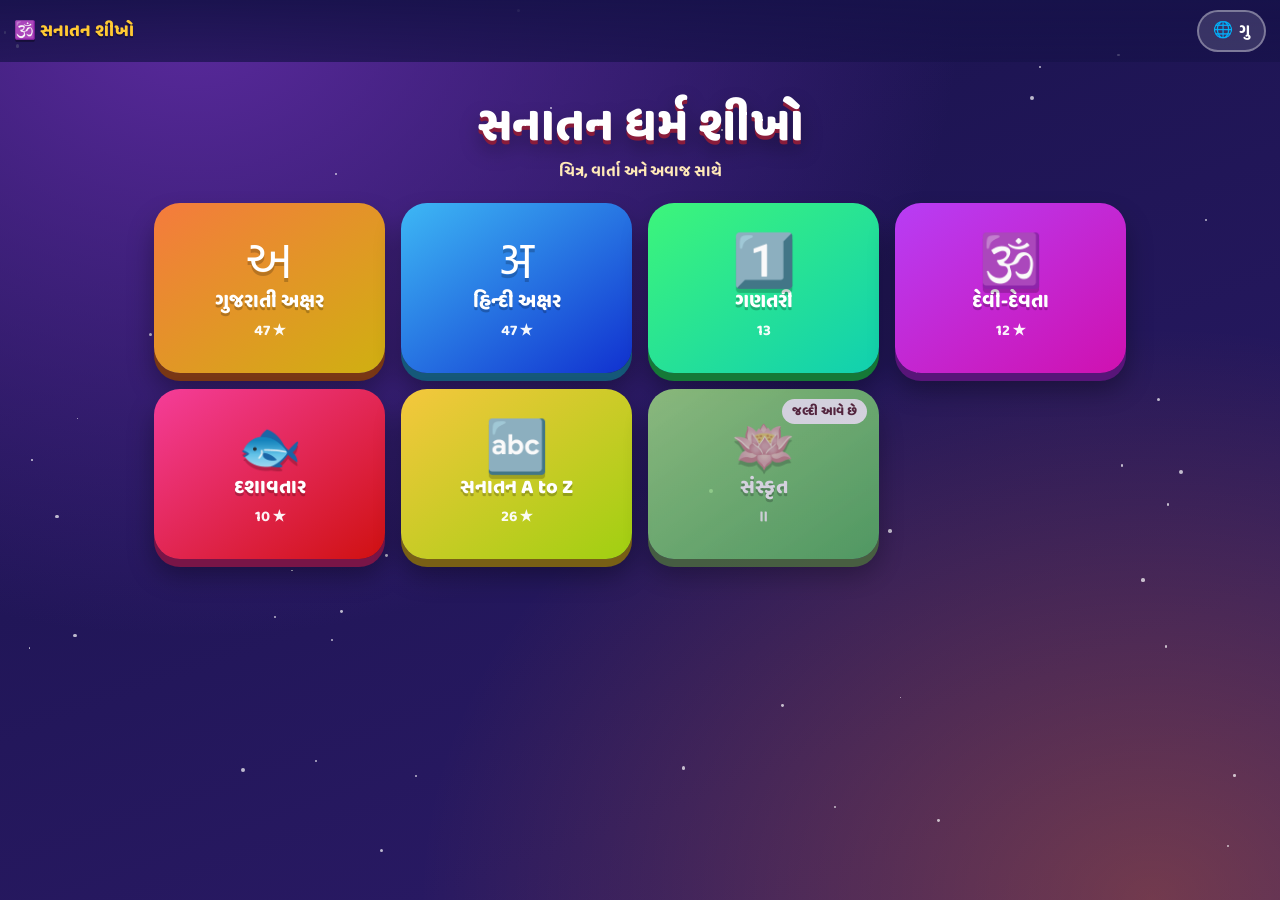
<file: index.html>
<!doctype html>
<html lang="gu">
<head>
<meta charset="utf-8">
<meta name="viewport" content="width=device-width,initial-scale=1,viewport-fit=cover">
<meta name="theme-color" content="#17124a">
<meta name="mobile-web-app-capable" content="yes">
<meta name="apple-mobile-web-app-capable" content="yes">
<meta name="apple-mobile-web-app-status-bar-style" content="black-translucent">
<meta name="apple-mobile-web-app-title" content="સનાતન શીખો">
<link rel="manifest" href="manifest.webmanifest">
<link rel="apple-touch-icon" href="icons/apple-touch-icon.png">
<link rel="icon" type="image/png" href="icons/icon-192.png">
<title>સનાતન ધર્મ શીખો</title>
<link rel="preconnect" href="https://fonts.googleapis.com">
<link rel="preconnect" href="https://fonts.gstatic.com" crossorigin>
<link href="https://fonts.googleapis.com/css2?family=Baloo+Bhai+2:wght@500;600;700;800&family=Hind+Vadodara:wght@400;500;600&family=Hind:wght@400;500;600&family=Baloo+2:wght@600;700;800&display=swap" rel="stylesheet">
<link rel="stylesheet" href="app.css">
</head>
<body>
<div class="stars" id="stars" aria-hidden="true"></div>
<div class="bar"><span class="logo" id="logo">🕉️</span>
  <span style="display:flex;gap:8px"><button class="pill" id="install" style="display:none"></button><button class="pill" id="lang" aria-label="ભાષા / भाषा / Language">🌐 <span id="langlbl">ગુ</span></button></span></div>
<main class="wrap">
  <h1 class="hero" id="hero"></h1><p class="sub" id="sub"></p>
  <div class="tiles" id="tiles"></div>
</main>
<script src="data.bundle.js"></script>
<script src="data.sections.js"></script>
<script src="app.js"></script>
<script>
const TILES=[
 ['akshar-gu','learn.html?s=akshar-gu','અ','#','',20],
 ['akshar-hi','learn.html?s=akshar-hi','अ','#','',200],
 ['numbers','learn.html?s=numbers','1️⃣','','',140],
 ['deities','learn.html?s=deities','🕉️','','',280],
 ['avatars','learn.html?s=avatars','🐟','','',330],
 ['abcd','book.html','🔤','','',45],
];
const count=k=>k==='abcd'?26:(SEC[k]?SEC[k].items.length:0);
function draw(){
  $('#hero').textContent=t('title');$('#sub').textContent=t('sub');$('#logo').textContent='🕉️ '+t('home');
  $('#install').textContent=t('install');
  $('#tiles').innerHTML=TILES.map(([k,href,em,,,h])=>`<a class="tile" style="--h:${h}" href="${href}"><span class="em">${em}</span><b>${esc(t(k))}</b><small>${count(k)} ${k==='numbers'?'':'★'}</small></a>`).join('')
   +`<div class="tile soon" style="--h:100"><span class="chip">${esc(t('soon'))}</span><span class="em">🪷</span><b>${esc(t('sanskrit'))}</b><small>॥</small></div>`;
}
$('#lang').onclick=()=>{cycleLang();draw()};
$('#install').onclick=async()=>{if(!dip)return;dip.prompt();await dip.userChoice;dip=null;$('#install').style.display='none'};
setLang(lang);draw();
</script>
</body>
</html>
</file>
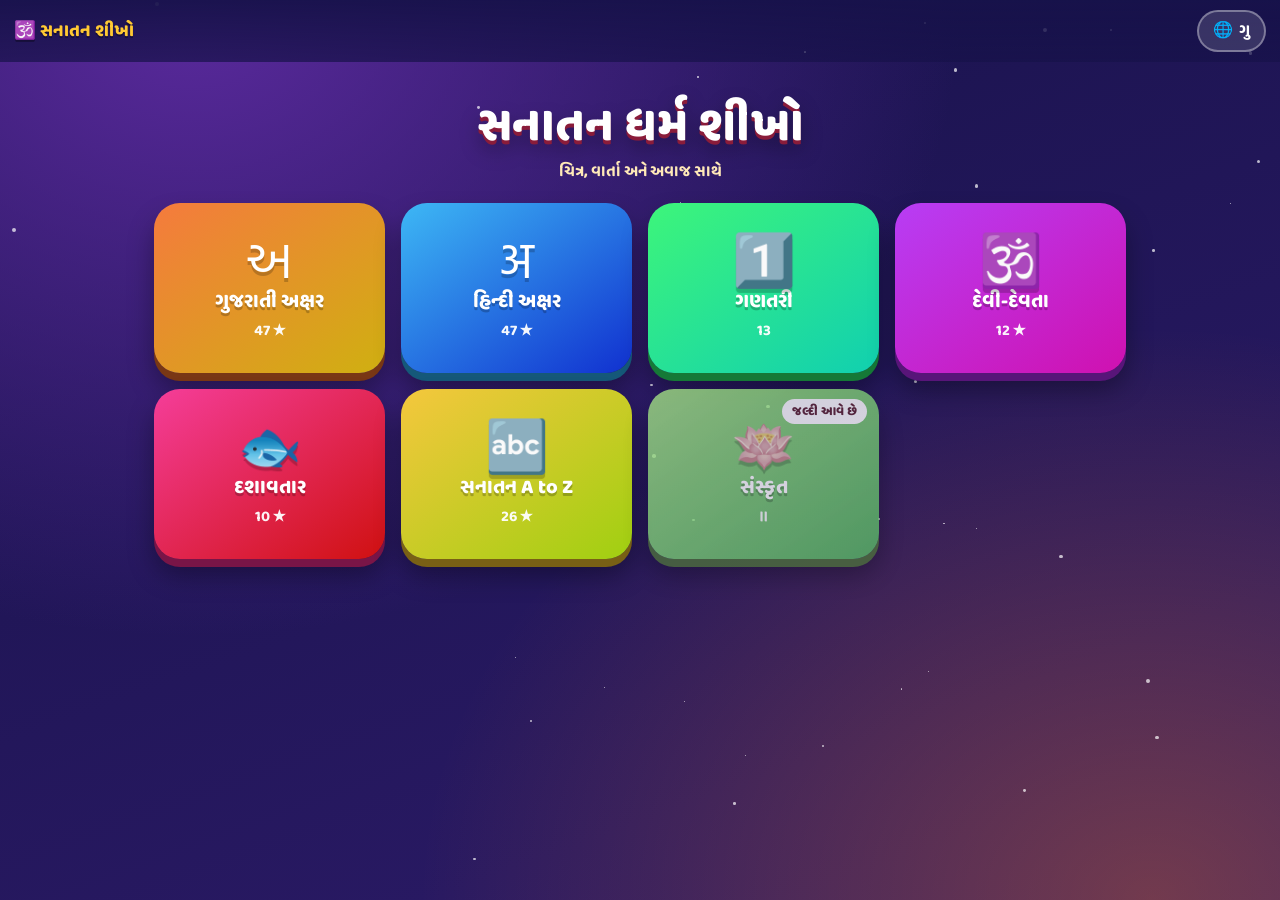
<file: learn.html>
<!doctype html>
<html lang="gu">
<head>
<meta charset="utf-8">
<meta name="viewport" content="width=device-width,initial-scale=1,viewport-fit=cover">
<meta name="theme-color" content="#17124a">
<link rel="manifest" href="manifest.webmanifest">
<link rel="icon" type="image/png" href="icons/icon-192.png">
<title>સનાતન ધર્મ શીખો</title>
<link rel="preconnect" href="https://fonts.googleapis.com">
<link rel="preconnect" href="https://fonts.gstatic.com" crossorigin>
<link href="https://fonts.googleapis.com/css2?family=Baloo+Bhai+2:wght@500;600;700;800&family=Hind+Vadodara:wght@400;500;600&family=Hind:wght@400;500;600&family=Baloo+2:wght@600;700;800&display=swap" rel="stylesheet">
<link rel="stylesheet" href="app.css">
</head>
<body>
<div class="stars" id="stars" aria-hidden="true"></div>
<div class="bar"><a class="pill" href="./" aria-label="Home">🏠</a><span class="logo" id="logo"></span>
  <button class="pill" id="lang" aria-label="ભાષા / भाषा / Language">🌐 <span id="langlbl">ગુ</span></button></div>
<main class="wrap"><div class="tabs" id="tabs"></div><div class="cards" id="cards"></div></main>
<div class="sheet" id="sheet" role="dialog" aria-modal="true"><div class="in" id="in"></div></div>
<button class="pill x" id="x"></button>
<div class="dock" id="dock"><button class="arrow" id="prev" aria-label="Previous">‹</button><button class="btn" id="listen"></button><button class="arrow" id="next" aria-label="Next">›</button></div>
<script src="data.bundle.js"></script>
<script src="data.sections.js"></script>
<script src="app.js"></script>
<script>
const S=new URLSearchParams(location.search).get('s'),DATA=SEC[S];
if(!DATA)location.replace('./');
const items=DATA.items;
const isLetters=S.startsWith('akshar');
const VOW=13; // first 13 letters are the vowels (incl. anusvara / visarga)
let tab=0,cur=-1,scene=0,speaking=false;
const hue=i=>(i*37+20)%360;
const picOf=(it,n)=>S==='deities'||S==='avatars'?`art/items/${S}/${it.id}/${n||1}.webp`:S==='numbers'?`art/items/numbers/${it.id}.webp`:`art/items/${S}/${it.char}.webp`;
const keyOf=it=>it.id||it.char;
const nameFor=it=>isLetters?nameOf(it.char):S==='numbers'?tr(it.names):nameOf(it.char);
const bigFor=it=>isLetters?it.letter:S==='numbers'?it.n:(S==='avatars'?'🌼':'🕉️');
const glyphFor=it=>isLetters?it.letter:S==='numbers'?it.n:'';
function pic(src,h,ph){return `<div class="pic" style="--h:${h}"><div class="ph">${esc(ph)}</div><img alt="" loading="lazy" src="${src}" onerror="this.remove()"></div>`}
function list(){
  $('#logo').textContent=t(S);
  const tabsOn=isLetters;
  $('#tabs').innerHTML=tabsOn?[['vowels',0],['cons',1]].map(([k,n])=>`<button class="${tab===n?'on':''}" data-tab="${n}">${t(k)}</button>`).join(''):'';
  const idx=items.map((_,i)=>i).filter(i=>!tabsOn||(tab===0?i<VOW:i>=VOW));
  $('#cards').innerHTML=idx.map(i=>{const it=items[i];
    const ph=isLetters?it.letter:S==='numbers'?it.n:(S==='avatars'?'🌼'+(it.order):'🕉️');
    return `<button class="card" style="--h:${hue(i)}" data-i="${i}">${pic(picOf(it,1),hue(i),ph)}<div class="big">${isLetters?esc(it.letter):S==='numbers'?it.n:''}</div><div class="nm">${esc(S==='numbers'?tr(it.names):nameFor(it))}</div></button>`}).join('');
}
function openItem(i){
  cur=i;scene=0;stopAll();
  const it=items[i],h=hue(i),multi=!!it.scenes;
  $('#sheet').style.setProperty('--h',h);
  let head,body='';
  const glyph=glyphFor(it);
  head=`<div class="head">${glyph!==''?`<div class="glyph">${esc(glyph)}</div>`:''}<div><div class="ttl">${esc(S==='numbers'?tr(it.names):nameFor(it))}</div>${S==='avatars'?`<div class="stl">${t('order')} ${it.order} · ${esc(tr(it.yuga))}</div>`:''}${S==='numbers'?`<div class="stl">${esc(tr(it.stands))}</div>`:''}</div></div>`;
  if(multi){
    body+=`<div>${it.scenes.map((sc,k)=>`<p class="txt scn" data-k="${k}">${esc(tr(sc.text))}</p>`).join('')}</div>`;
    const f=[];
    if(S==='deities'){f.push(`${t('vahan')}: ${tr(it.vahan)}`,`${t('loves')}: ${tr(it.loves)}`)}
    else{f.push(`${t('form')}: ${tr(it.form)}`,`${t('yuga')}: ${tr(it.yuga)}`)}
    body+=`<div class="facts">${f.map(x=>`<span>${esc(x)}</span>`).join('')}</div>`;
    if(it.mantra)body+=`<div class="mantra">${t('mantra')}<div class="sa">${esc(it.mantra.sa)}</div>${esc(tr(it.mantra.say))}<br>${esc(tr(it.mantra.meaning))}</div>`;
    body+=`<div class="lesson">${esc(tr(it.lesson))}</div>`;
  }else{
    body+=`<p class="txt">${esc(tr(it.text))}</p>`;
  }
  $('#in').innerHTML=pic(picOf(it,1),h,glyph!==''?glyph:'🕉️').replace('class="pic"','class="pic" id="mainpic"')+`<div class="body">${head}${body}</div>`;
  $('#sheet').classList.add('open');$('#sheet').scrollTop=0;document.body.style.overflow='hidden';
  $('#prev').disabled=!visible(i,-1);$('#next').disabled=!visible(i,1);
  $('#listen').textContent=t('listen');$('#listen').classList.remove('speaking');$('#x').textContent=t('close');
  if(multi)markScene(0);
  try{history.replaceState(null,'','?s='+S+'#'+i)}catch(e){}
}
// prev/next move through whatever is on the current tab
const inTab=i=>!isLetters||(tab===0?i<VOW:i>=VOW);
function visible(i,d){for(let j=i+d;j>=0&&j<items.length;j+=d)if(inTab(j))return j;return null}
function closeItem(){stopAll();$('#sheet').classList.remove('open');document.body.style.overflow='';cur=-1}
function stopAll(){stopSpeak();speaking=false;const b=$('#listen');b.classList.remove('speaking');b.textContent=t('listen')}
function markScene(k){
  scene=k;document.querySelectorAll('#in .scn').forEach((e,j)=>e.classList.toggle('on',j===k));
  const it=items[cur];if(!it.scenes)return;
  const p=$('#mainpic'),im=p&&p.querySelector('img');
  const src=picOf(it,k+1),pr=new Image();
  pr.onload=()=>{let el=p.querySelector('img');if(!el){el=document.createElement('img');el.alt='';p.appendChild(el)}el.classList.add('fade');setTimeout(()=>{el.src=src;el.classList.remove('fade')},200)};
  pr.src=src;
  const el=document.querySelector(`#in .scn[data-k="${k}"]`);el&&el.scrollIntoView({block:'nearest',behavior:'smooth'});
}
function listen(from){
  if(speaking&&from===undefined){stopAll();return}
  stopAll();speaking=true;const b=$('#listen');b.classList.add('speaking');b.textContent=t('pause');
  const it=items[cur],id=keyOf(it),done=()=>{if(speaking)stopAll()};
  if(it.scenes){
    const step=k=>{if(!speaking)return;if(k>=it.scenes.length){speak(`audio/${lang}/${S}-${id}-lesson.mp3`,tr(it.lesson),done);return}
      markScene(k);speak(`audio/${lang}/${S}-${id}-${k+1}.mp3`,tr(it.scenes[k].text),()=>step(k+1))};
    step(from||0);
  }else{
    const nm=S==='numbers'?tr(it.names):nameFor(it);
    speak(`audio/${lang}/${S}-${id}.mp3`,(isLetters?it.letter+'. ':'')+nm+'. '+tr(it.text),done);
  }
}
document.addEventListener('click',e=>{
  const b=e.target.closest('button');
  const sc=e.target.closest('.scn');
  if(sc){const k=+sc.dataset.k;if(speaking)listen(k);else markScene(k);return}
  if(!b)return;
  if(b.dataset.tab!==undefined){tab=+b.dataset.tab;list()}
  else if(b.dataset.i!==undefined)openItem(+b.dataset.i);
  else if(b.id==='x')closeItem();
  else if(b.id==='listen')listen();
  else if(b.id==='prev'){const j=visible(cur,-1);if(j!==null)openItem(j)}
  else if(b.id==='next'){const j=visible(cur,1);if(j!==null)openItem(j)}
});
addEventListener('keydown',e=>{if(cur<0)return;if(e.key==='Escape')closeItem();if(e.key==='ArrowRight'){const j=visible(cur,1);if(j!==null)openItem(j)}if(e.key==='ArrowLeft'){const j=visible(cur,-1);if(j!==null)openItem(j)}});
$('#lang').onclick=()=>{const keep=cur;cycleLang();list();if(keep>=0)openItem(keep)};
setLang(lang);list();
const h0=+location.hash.slice(1);if(location.hash&&items[h0]){tab=isLetters&&h0>=VOW?1:0;list();openItem(h0)}
</script>
</body>
</html>
</file>
<file: app.css>
:root{--night:#17124a;--night2:#2d1b69;--cream:#fff8e6;--ink:#3a1f12;--maroon:#8a1c3a;--sun:#ffc933;--sun-d:#e89a0c;--orange:#ff7a1a;--teal:#12b5a6;--pink:#ff5d9e;--sky:#3aa7ff;
  --gu:"Baloo Bhai 2","Baloo 2","Noto Sans Gujarati","Noto Sans Devanagari",sans-serif;--body:"Hind Vadodara","Hind","Noto Sans Gujarati","Noto Sans Devanagari",sans-serif}
*{box-sizing:border-box;margin:0}
html,body{min-height:100%}
body{font-family:var(--body);color:var(--ink);background:radial-gradient(ellipse at 15% 0,#5b2a9e 0,transparent 50%),radial-gradient(ellipse at 90% 100%,#ff7a1a55 0,transparent 45%),linear-gradient(160deg,var(--night),var(--night2));background-attachment:fixed;
  padding:env(safe-area-inset-top) 0 env(safe-area-inset-bottom)}
button,a{font:inherit;cursor:pointer;border:0;background:none;color:inherit;text-decoration:none;-webkit-tap-highlight-color:transparent}
:focus-visible{outline:4px solid var(--sun);outline-offset:3px}
.stars{position:fixed;inset:0;pointer-events:none;z-index:0}
.stars i{position:absolute;width:var(--s);height:var(--s);background:#fff;border-radius:50%;opacity:.7;animation:tw var(--d) ease-in-out infinite alternate}
@keyframes tw{from{opacity:.15;transform:scale(.7)}to{opacity:.95;transform:scale(1.25)}}
.bar{position:sticky;top:0;z-index:20;display:flex;align-items:center;justify-content:space-between;gap:8px;padding:10px 14px;background:linear-gradient(rgba(23,18,74,.95),rgba(23,18,74,.7))}
.logo{font-family:var(--gu);font-weight:800;font-size:1.1rem;color:var(--sun);text-shadow:0 2px 0 rgba(0,0,0,.35);white-space:nowrap;overflow:hidden;text-overflow:ellipsis}
.pill{display:inline-flex;align-items:center;gap:6px;font-family:var(--gu);font-weight:700;background:rgba(255,255,255,.14);color:#fff;border:2px solid rgba(255,255,255,.35);padding:6px 14px;border-radius:999px;min-height:42px}
.pill:hover{background:rgba(255,255,255,.26)}
.wrap{position:relative;z-index:2;max-width:1000px;margin:0 auto;padding:8px 14px 40px}
h1.hero{font-family:var(--gu);font-weight:800;font-size:clamp(1.8rem,6vw,3rem);color:#fff;text-align:center;text-shadow:0 4px 0 var(--maroon),0 10px 20px rgba(0,0,0,.35);line-height:1.15;margin:10px 0 4px}
p.sub{font-family:var(--gu);text-align:center;color:#ffe9b8;font-weight:700;margin-bottom:18px}
.tiles{display:grid;grid-template-columns:repeat(auto-fit,minmax(min(100%,150px),1fr));gap:16px}
.tile{position:relative;display:flex;flex-direction:column;align-items:center;justify-content:center;gap:6px;min-height:170px;padding:16px 8px;border-radius:26px;color:#fff;text-align:center;
  background:linear-gradient(145deg,hsl(var(--h) 90% 60%),hsl(calc(var(--h) + 30) 85% 44%));box-shadow:0 8px 0 hsl(var(--h) 70% 28%),0 16px 26px rgba(0,0,0,.35);transition:transform .15s}
.tile:active{transform:translateY(5px);box-shadow:0 3px 0 hsl(var(--h) 70% 28%)}
.tile .em{font-size:3.2rem;line-height:1;filter:drop-shadow(0 4px 0 rgba(0,0,0,.2))}
.tile b{font-family:var(--gu);font-weight:800;font-size:1.25rem;line-height:1.15;text-shadow:0 3px 0 rgba(0,0,0,.22)}
.tile small{font-family:var(--gu);font-weight:700;font-size:.95rem;opacity:.95}
.tile.soon{filter:grayscale(.5);opacity:.8}
.chip{position:absolute;top:10px;right:12px;background:#fff;color:var(--maroon);border-radius:999px;font-family:var(--gu);font-weight:800;font-size:.8rem;padding:2px 10px}
/* grids of cards */
.tabs{display:flex;gap:8px;justify-content:center;margin:6px 0 14px;flex-wrap:wrap}
.tabs button{font-family:var(--gu);font-weight:800;color:#fff;background:rgba(255,255,255,.14);border:2px solid rgba(255,255,255,.35);padding:8px 18px;border-radius:999px;min-height:44px}
.tabs button.on{background:var(--sun);color:#5a2a00;border-color:#fff}
.cards{display:grid;grid-template-columns:repeat(auto-fill,minmax(120px,1fr));gap:12px}
.card{position:relative;background:#fff;border-radius:20px;overflow:hidden;text-align:center;border:4px solid hsl(var(--h) 85% 60%);transition:transform .15s;display:flex;flex-direction:column}
.card:hover{transform:translateY(-4px) rotate(-1deg)}
.card .pic{aspect-ratio:16/10}
.card .big{font-family:var(--gu);font-weight:800;font-size:1.9rem;color:hsl(var(--h) 85% 42%);line-height:1.1}
.card .nm{font-family:var(--gu);font-weight:700;font-size:.95rem;padding:0 6px 8px;color:var(--ink)}
.pic{position:relative;background:linear-gradient(145deg,hsl(var(--h) 85% 80%),hsl(calc(var(--h) + 40) 80% 62%));display:grid;place-items:center;overflow:hidden}
.pic .ph{font-family:var(--gu);font-weight:800;font-size:clamp(2rem,9vw,4.5rem);color:#fff;text-shadow:0 4px 0 rgba(0,0,0,.2);line-height:1;text-align:center;padding:4px}
.pic img{position:absolute;inset:0;width:100%;height:100%;object-fit:cover;transition:opacity .35s}
.pic img.fade{opacity:0}
/* detail sheet */
.sheet{position:fixed;inset:0;z-index:50;display:none;overflow-y:auto;background:linear-gradient(160deg,var(--night),var(--night2));overscroll-behavior:contain}
.sheet.open{display:block}
.sheet .in{max-width:900px;margin:0 auto;padding:0 0 110px}
.sheet .pic{aspect-ratio:2816/1536;width:100%;position:sticky;top:0;z-index:3;border-radius:0 0 26px 26px;box-shadow:0 10px 24px rgba(0,0,0,.4)}
.sheet .body{background:var(--cream);margin:14px 12px 0;border-radius:26px;padding:16px 18px 20px;box-shadow:0 12px 30px rgba(0,0,0,.4)}
.head{display:flex;gap:14px;align-items:center;margin-bottom:8px}
.glyph{flex:none;min-width:84px;height:84px;padding:0 10px;border-radius:22px;display:grid;place-items:center;font-family:var(--gu);font-weight:800;font-size:3rem;line-height:1;color:#fff;
  background:linear-gradient(145deg,hsl(var(--h) 92% 63%),hsl(calc(var(--h) + 35) 88% 45%));text-shadow:0 3px 0 hsl(var(--h) 70% 30%);box-shadow:0 6px 0 hsl(var(--h) 70% 32%);transform:rotate(-4deg)}
.ttl{font-family:var(--gu);font-weight:800;font-size:clamp(1.6rem,6vw,2.4rem);line-height:1.1;color:hsl(var(--h) 85% 40%)}
.stl{font-family:var(--gu);font-weight:700;color:var(--maroon)}
.txt{font-size:1.2rem;line-height:1.85;font-weight:500}
.scn{margin:0 0 8px;padding:8px 12px 8px 14px;border-radius:14px;border-left:5px solid transparent;cursor:pointer;transition:background .3s,border-color .3s}
.scn.on{background:rgba(255,201,51,.3);border-left-color:var(--sun-d)}
.facts{display:flex;flex-wrap:wrap;gap:8px;margin:10px 0}
.facts span{font-family:var(--gu);font-weight:700;background:#fff;border:2px solid hsl(var(--h) 85% 60%);color:hsl(var(--h) 85% 30%);border-radius:999px;padding:4px 14px;font-size:.95rem}
.mantra{background:linear-gradient(135deg,#ffe27a,#ffc933);border-radius:20px;padding:12px 16px;margin:10px 0;box-shadow:0 5px 0 #d98f00;font-family:var(--gu);font-weight:700;color:#5a2a00}
.mantra .sa{font-size:1.7rem;font-weight:800;line-height:1.3}
.lesson{position:relative;font-family:var(--gu);font-weight:700;font-size:1.1rem;line-height:1.4;color:#5a2a00;background:linear-gradient(135deg,#ffe27a,#ffc933);border-radius:20px;padding:12px 14px 12px 56px;margin:10px 0;box-shadow:0 5px 0 #d98f00}
.lesson::before{content:"⭐";position:absolute;left:13px;top:50%;transform:translateY(-50%);font-size:2rem}
.dock{position:fixed;left:0;right:0;bottom:0;z-index:60;display:none;align-items:center;justify-content:center;gap:12px;padding:10px 14px calc(10px + env(safe-area-inset-bottom));background:linear-gradient(transparent,rgba(15,8,50,.9) 40%)}
.sheet.open~.dock{display:flex}
.arrow{width:56px;height:56px;border-radius:50%;background:linear-gradient(#ffe27a,var(--sun-d));color:#5a2a00;font-size:1.7rem;font-weight:800;box-shadow:0 5px 0 #a56200,0 10px 18px rgba(0,0,0,.35)}
.arrow:disabled{opacity:.3}
.btn{font-family:var(--gu);font-weight:800;color:#fff;border-radius:999px;padding:12px 26px;min-height:56px;font-size:1.15rem;background:var(--sky);box-shadow:0 5px 0 rgba(0,0,0,.28)}
.btn.speaking{animation:pulse 1s infinite}
@keyframes pulse{50%{box-shadow:0 0 0 8px rgba(58,167,255,.35),0 5px 0 rgba(0,0,0,.28)}}
.x{position:fixed;top:calc(10px + env(safe-area-inset-top));right:12px;z-index:70;display:none}
.sheet.open~.x{display:inline-flex}
@media (min-width:821px){.card .big{font-size:2.3rem}}
@media (prefers-reduced-motion:reduce){*{animation:none!important;transition:none!important}}

/* laptops / tablets landscape: picture on the left, story on the right */
@media (min-width:900px){
  .sheet .in{max-width:1180px;display:grid;grid-template-columns:minmax(0,1.15fr) minmax(0,1fr);gap:22px;align-items:start;padding:70px 22px 120px}
  .sheet .pic{position:sticky;top:70px;border-radius:26px;max-height:none;box-shadow:0 14px 34px rgba(0,0,0,.45);border:6px solid #fff}
  .sheet .body{margin:0;padding:22px 24px}
  .txt{font-size:1.3rem}
  .tiles{grid-template-columns:repeat(4,1fr)}
  .wrap{padding-top:28px}
  .cards{grid-template-columns:repeat(auto-fill,minmax(150px,1fr))}
}
@media (max-width:360px){.tile{min-height:140px}.tile b{font-size:1.1rem}.glyph{min-width:68px;height:68px;font-size:2.4rem}}
</file>
